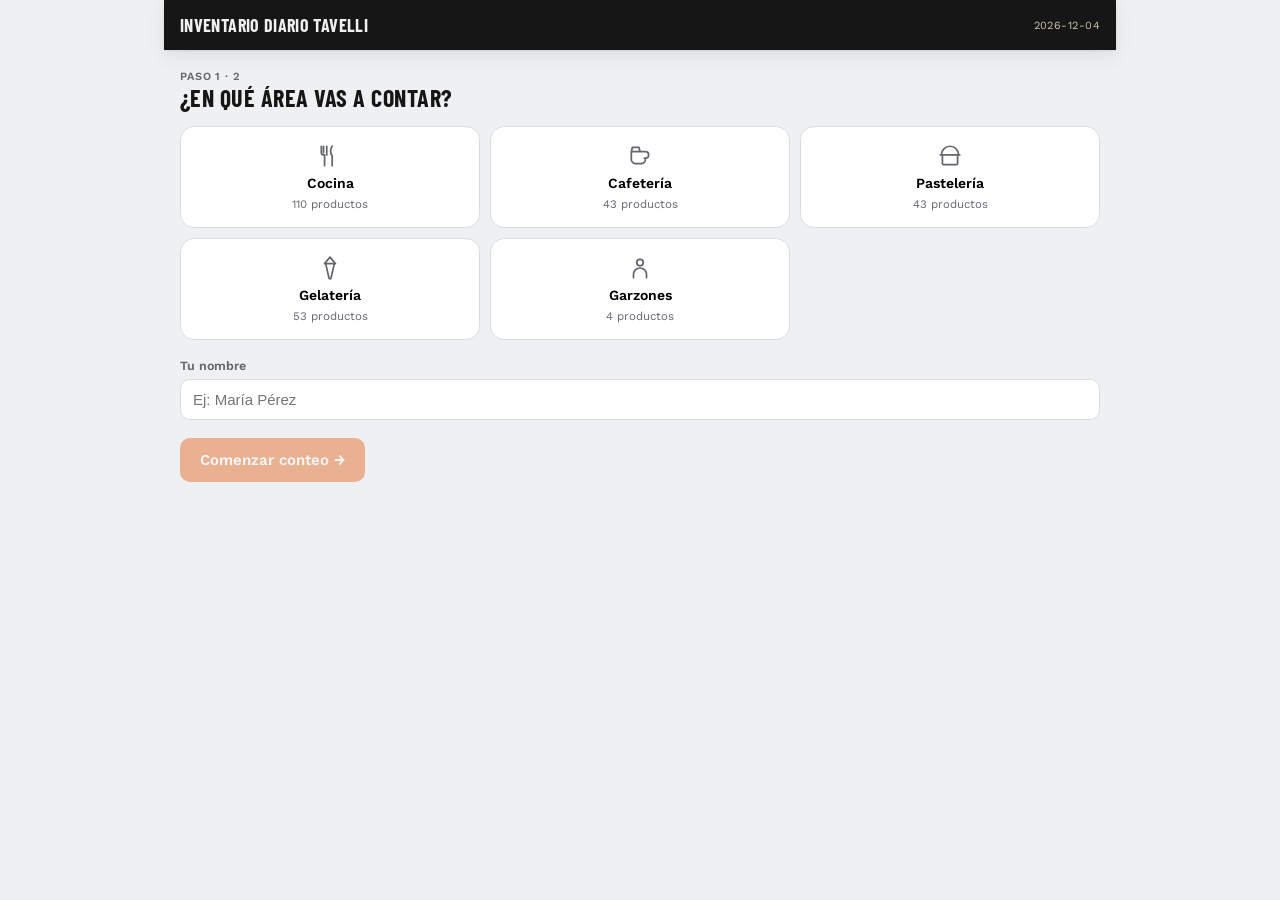
<file: index.html>
<!doctype html>
<html lang="es">
<head>
<meta charset="utf-8">
<meta name="viewport" content="width=device-width, initial-scale=1, viewport-fit=cover">
<title>Inventario Diario Tavelli</title>
<meta name="description" content="Conteo diario de inventario por área — Tavelli">
<meta name="theme-color" content="#161616">
<meta name="apple-mobile-web-app-capable" content="yes">
<meta name="apple-mobile-web-app-status-bar-style" content="black-translucent">
<meta name="apple-mobile-web-app-title" content="Tavelli Inv.">
<link rel="manifest" href="manifest.webmanifest">
<link rel="apple-touch-icon" href="icons/apple-touch-icon.png">
<link rel="icon" href="icons/icon-192.png">
<link rel="stylesheet" href="https://fonts.googleapis.com/css2?family=Barlow+Condensed:wght@600;700&family=Work+Sans:wght@400;500;600&family=IBM+Plex+Mono:wght@400;500&display=swap">
<link rel="stylesheet" href="styles.css">
</head>
<body>
<div id="app"></div>

<script src="config.js"></script>
<script src="app.js"></script>
<script>
const state = {
  view:'start',       // start | form
  area:null,
  employee:'',
  items:{},
  noteOpen:{},
  search:'',
  reference:null,
};

function setState(patch){ Object.assign(state, patch); render(); }

async function init(){
  await loadProducts();
  try{
    const savedName = localStorage.getItem('inv_employee_name');
    if(savedName) state.employee = savedName;
  }catch(e){}
  render();
  if(!apiConfigured()){
    toast('Falta configurar el backend en config.js — no se podrá guardar el conteo.', true);
  }
}

function render(){
  const app = document.getElementById('app');
  app.innerHTML = topbarHtml() + '<main>' + viewHtml() + '</main>';
  bindView();
}

function topbarHtml(){
  const showBack = state.view === 'form';
  return `
    <div class="topbar">
      <div class="brand">
        ${showBack ? '<button class="back-btn" data-act="back">← Volver</button>' : ''}
        <div><h1>Inventario Diario Tavelli</h1></div>
      </div>
      <span class="tag">${todayStr(0)}</span>
    </div>`;
}

function viewHtml(){
  return state.view === 'form' ? formView() : startView();
}

function startView(){
  const cards = AREAS.map(area=>{
    const n = PRODUCTS_BY_AREA[area].length;
    const sel = state.area===area ? ' selected' : '';
    return `<button class="area-card${sel}" data-act="pick-area" data-area="${area}">
      <svg viewBox="0 0 24 24">${AREA_ICONS[area]}</svg>
      <span class="name">${AREA_LABELS[area]}</span>
      <span class="count">${n} productos</span>
    </button>`;
  }).join('');
  return `
    <div class="eyebrow">Paso 1 · 2</div>
    <h2>¿En qué área vas a contar?</h2>
    <div class="area-grid">${cards}</div>
    <div class="field">
      <label for="emp-name">Tu nombre</label>
      <input type="text" id="emp-name" placeholder="Ej: María Pérez" value="${esc(state.employee)}">
    </div>
    <div class="field">
      <button class="primary-btn" id="start-count" ${state.area?'':'disabled'}>Comenzar conteo →</button>
    </div>`;
}

function formView(){
  const list = PRODUCTS_BY_AREA[state.area] || [];
  const q = state.search.trim().toLowerCase();
  const filtered = q ? list.filter(p => p.descripcion.toLowerCase().includes(q) || p.codigo.toLowerCase().includes(q)) : list;
  const filledCount = list.filter(p => state.items[p.codigo] && state.items[p.codigo].cantidad !== '' && state.items[p.codigo].cantidad !== undefined).length;
  const pct = list.length ? Math.round(filledCount/list.length*100) : 0;
  const reference = state.reference;

  const rows = filtered.map(p=>{
    const na = !!(p.areas && p.areas[state.area]);
    const val = state.items[p.codigo] || {};
    const noteOpen = !!state.noteOpen[p.codigo];
    const refQty = reference ? reference[p.codigo] : undefined;
    return `
      <div class="item-row" data-codigo="${esc(p.codigo)}">
        <div class="item-info">
          <div class="desc">${esc(p.descripcion)}</div>
          <div class="meta">
            <span class="code mono">#${esc(p.codigo)}</span>
            ${na ? '<span class="badge opt">Opcional</span>' : ''}
            ${refQty !== undefined ? `<span class="ref">Ayer: ${fmtNum(refQty)} ${esc(p.unidad)}</span>` : ''}
          </div>
        </div>
        <div class="item-input">
          <input class="qty-input mono item-qty" type="number" inputmode="decimal" step="any" min="0" placeholder="0" value="${val.cantidad ?? ''}">
          <span class="unit-tag">${esc(p.unidad)}</span>
          <button class="note-btn${noteOpen || val.obs ? ' active':''}" data-act="toggle-note" data-codigo="${esc(p.codigo)}" title="Nota">
            <svg width="15" height="15" viewBox="0 0 24 24" fill="none"><path d="M4 4h16v12H8l-4 4z" stroke="currentColor" stroke-width="1.6" stroke-linejoin="round"/></svg>
          </button>
        </div>
        ${noteOpen ? `<div class="note-row"><input type="text" class="item-obs" placeholder="Observación (opcional)" value="${esc(val.obs||'')}"></div>` : ''}
      </div>`;
  }).join('') || '<div class="empty-msg">No hay productos que coincidan con tu búsqueda.</div>';

  return `
    <div class="form-header">
      <div class="meta">
        <div class="who">Área <b>${AREA_LABELS[state.area]}</b> · ${esc(state.employee||'Sin nombre')}</div>
        <div class="who">${filledCount}/${list.length}</div>
      </div>
      <div class="progress-track"><div class="progress-fill" style="width:${pct}%"></div></div>
      <input class="search-box" id="item-search" type="text" placeholder="Buscar producto o código…" value="${esc(state.search)}">
    </div>
    <div class="item-list">${rows}</div>
    <div class="bottom-bar">
      <span class="count">${list.length} productos en esta área</span>
      <button class="primary-btn" id="submit-count">Guardar conteo</button>
    </div>`;
}

function bindView(){
  const app = document.getElementById('app');
  app.querySelectorAll('[data-act="back"]').forEach(b=>b.onclick=()=>setState({view:'start', items:{}, noteOpen:{}, search:''}));

  if(state.view==='start'){
    app.querySelectorAll('[data-act="pick-area"]').forEach(b=>{
      b.onclick = ()=> setState({area:b.dataset.area, items:{}, noteOpen:{}, search:''});
    });
    const nameInput = document.getElementById('emp-name');
    if(nameInput) nameInput.oninput = e=>{ state.employee = e.target.value; };
    const startBtn = document.getElementById('start-count');
    if(startBtn) startBtn.onclick = async ()=>{
      try{ localStorage.setItem('inv_employee_name', state.employee||''); }catch(e){}
      setState({view:'form'});
      try{
        const res = await apiGetReference(shiftDate(todayStr(0), -1));
        state.reference = res.values || null;
      }catch(e){ state.reference = null; }
      render();
    };
  }

  if(state.view==='form'){
    const searchBox = document.getElementById('item-search');
    if(searchBox){
      searchBox.oninput = e=>{ state.search = e.target.value; render(); };
      searchBox.focus(); searchBox.selectionStart = searchBox.selectionEnd = searchBox.value.length;
    }
    document.querySelectorAll('.item-row').forEach(row=>{
      const codigo = row.dataset.codigo;
      const qtyEl = row.querySelector('.item-qty');
      if(qtyEl) qtyEl.oninput = e=>{
        state.items[codigo] = state.items[codigo] || {};
        state.items[codigo].cantidad = e.target.value;
        updateProgressOnly();
      };
      const obsEl = row.querySelector('.item-obs');
      if(obsEl) obsEl.oninput = e=>{
        state.items[codigo] = state.items[codigo] || {};
        state.items[codigo].obs = e.target.value;
      };
      const noteBtn = row.querySelector('[data-act="toggle-note"]');
      if(noteBtn) noteBtn.onclick = ()=>{ state.noteOpen[codigo] = !state.noteOpen[codigo]; render(); };
    });
    const submitBtn = document.getElementById('submit-count');
    if(submitBtn) submitBtn.onclick = onSubmitCount;
  }
}

function updateProgressOnly(){
  const list = PRODUCTS_BY_AREA[state.area] || [];
  const filledCount = list.filter(p => state.items[p.codigo] && state.items[p.codigo].cantidad !== '' && state.items[p.codigo].cantidad !== undefined).length;
  const pct = list.length ? Math.round(filledCount/list.length*100) : 0;
  const fill = document.querySelector('.progress-fill');
  if(fill) fill.style.width = pct + '%';
  const who = document.querySelectorAll('.form-header .who')[1];
  if(who) who.textContent = `${filledCount}/${list.length}`;
}

async function onSubmitCount(){
  if(!apiConfigured()){
    toast('Falta configurar el backend en config.js.', true);
    return;
  }
  const area = state.area;
  const date = todayStr(0);
  try{
    const existing = await apiGetDay(date);
    const prevDoc = existing.areas && existing.areas[area];
    if(prevDoc && prevDoc.employee){
      const ok = await showConfirm(`Ya existe un conteo de ${AREA_LABELS[area]} para hoy, registrado por ${prevDoc.employee}. ¿Deseas reemplazarlo con el tuyo?`, 'Reemplazar', 'Cancelar');
      if(!ok) return;
    }
    const items = {};
    for(const [codigo, v] of Object.entries(state.items)){
      if(v.cantidad === '' || v.cantidad === undefined || v.cantidad === null) continue;
      items[codigo] = {cantidad: Number(v.cantidad), obs: v.obs || ''};
    }
    await apiSaveCount({date, area, employee: state.employee||'', items});
    toast('Conteo guardado correctamente.');
    setState({view:'start', items:{}, noteOpen:{}, search:''});
  }catch(e){
    toast('No se pudo guardar el conteo. Revisa tu conexión e intenta de nuevo.', true);
  }
}

init();
</script>
</body>
</html>
</file>
<file: styles.css>
:root{
  --ink:#161616;
  --ink-soft:#63676c;
  --paper:#eef0f1;
  --card:#ffffff;
  --line:#dadde0;
  --accent:#e5641e;
  --accent-ink:#ffffff;
  --accent-soft:#fbe4d5;
  --blue:#245a8d;
  --blue-soft:#dde8f2;
  --warn:#b9812c;
  --warn-soft:#f5ead2;
  --bad:#b3392c;
  --bad-soft:#f6e0dc;
  --good:#2f7d4f;
  --shadow:0 1px 2px rgba(20,20,20,.08), 0 6px 20px rgba(20,20,20,.08);
  color-scheme: light;
}
@media (prefers-color-scheme: dark){
  :root{
    --ink:#f0f1f2;
    --ink-soft:#a7acb2;
    --paper:#18191b;
    --card:#232427;
    --line:#3a3c40;
    --accent:#f0813f;
    --accent-ink:#1a1000;
    --accent-soft:#3a2617;
    --blue:#6ea3d8;
    --blue-soft:#1e2d3d;
    --warn:#e0ac54;
    --warn-soft:#3a2f18;
    --bad:#e08a7d;
    --bad-soft:#3a201d;
    --good:#6fbb8e;
    --shadow:0 1px 2px rgba(0,0,0,.35), 0 6px 20px rgba(0,0,0,.4);
    color-scheme: dark;
  }
}
*{box-sizing:border-box}
html,body{height:100%;}
body{
  margin:0;
  background:var(--paper);
  color:var(--ink);
  font-family:"Work Sans", system-ui, sans-serif;
  padding-inline:16px;
  padding-top:env(safe-area-inset-top,0px);
  padding-bottom:env(safe-area-inset-bottom,0px);
}
img{max-width:100%}
[hidden]{display:none!important}
.mono{font-family:"IBM Plex Mono", ui-monospace, monospace; font-variant-numeric:tabular-nums;}
h1,h2,h3{font-family:"Barlow Condensed","Work Sans",sans-serif; text-transform:uppercase; letter-spacing:.02em; text-wrap:balance; margin:0;}
button{font-family:inherit;}
#app{max-width:920px; margin-inline:auto; padding-bottom:48px;}

.topbar{
  position:sticky; top:0; z-index:20;
  margin-inline:-16px; padding:14px 16px; padding-top:calc(14px + env(safe-area-inset-top,0px));
  background:var(--ink); color:var(--paper);
  display:flex; align-items:center; justify-content:space-between; gap:12px;
  box-shadow:var(--shadow);
}
.topbar .brand{display:flex; align-items:baseline; gap:8px;}
.topbar h1{font-size:18px; color:var(--paper);}
.topbar .tag{font-size:11px; color:#c9c2ac; letter-spacing:.04em;}
.back-btn{background:transparent; border:1px solid #4a473d; color:var(--paper); padding:7px 12px; border-radius:8px; font-size:13px; cursor:pointer;}
.back-btn:hover{background:#33312a;}

main{padding-top:20px;}

.area-grid{display:grid; grid-template-columns:repeat(2,1fr); gap:10px; margin-top:14px;}
@media(min-width:560px){.area-grid{grid-template-columns:repeat(3,1fr);}}
.area-card{background:var(--card); border:1.5px solid var(--line); border-radius:14px; padding:16px 12px; text-align:center; cursor:pointer; display:flex; flex-direction:column; gap:6px; align-items:center;}
.area-card svg{width:26px; height:26px; color:var(--ink-soft);}
.area-card span.name{font-weight:600; font-size:14px;}
.area-card span.count{font-size:11.5px; color:var(--ink-soft);}
.area-card.selected{border-color:var(--accent); background:var(--accent-soft);}
.area-card.selected svg{color:var(--accent);}

.eyebrow{font-size:11px; letter-spacing:.08em; text-transform:uppercase; color:var(--ink-soft); font-weight:600;}

.field{margin-top:18px;}
.field label{display:block; font-size:12.5px; font-weight:600; color:var(--ink-soft); margin-bottom:6px;}
.field input[type=text]{width:100%; padding:11px 12px; border-radius:10px; border:1.5px solid var(--line); background:var(--card); color:var(--ink); font-size:15px;}
.field input[type=text]:focus{outline:2px solid var(--accent); outline-offset:1px;}

.primary-btn{background:var(--accent); color:var(--accent-ink); border:none; border-radius:10px; padding:13px 20px; font-size:15px; font-weight:600; cursor:pointer;}
.primary-btn:disabled{opacity:.45; cursor:not-allowed;}
.ghost-btn{background:transparent; border:1.5px solid var(--line); color:var(--ink); border-radius:10px; padding:10px 16px; font-size:14px; cursor:pointer;}

.form-header{position:sticky; top:56px; z-index:15; background:var(--paper); padding:12px 0 10px; margin-inline:-16px; padding-inline:16px; border-bottom:1px solid var(--line);}
.form-header .meta{display:flex; justify-content:space-between; align-items:center; gap:10px; flex-wrap:wrap;}
.form-header .who{font-size:13.5px; color:var(--ink-soft);}
.form-header .who b{color:var(--ink);}
.progress-track{height:6px; background:var(--line); border-radius:4px; margin-top:10px; overflow:hidden;}
.progress-fill{height:100%; background:var(--accent); border-radius:4px; transition:width .2s ease;}
.search-box{width:100%; margin-top:10px; padding:9px 12px; border-radius:9px; border:1.5px solid var(--line); background:var(--card); color:var(--ink); font-size:14px;}

.item-list{margin-top:6px; display:flex; flex-direction:column;}
.item-row{display:grid; grid-template-columns:1fr auto; align-items:center; gap:10px; padding:12px 2px; border-bottom:1px solid var(--line);}
.item-info{min-width:0;}
.item-info .desc{font-size:14.5px; font-weight:500; line-height:1.3;}
.item-info .meta{display:flex; gap:8px; align-items:center; margin-top:3px; flex-wrap:wrap;}
.item-info .code{font-size:11px; color:var(--ink-soft);}
.item-info .ref{font-size:11px; color:var(--blue); font-weight:500;}
.badge{font-size:10.5px; padding:2px 7px; border-radius:99px; font-weight:600; letter-spacing:.02em;}
.badge.opt{background:var(--warn-soft); color:var(--warn);}
.item-input{display:flex; align-items:center; gap:6px;}
.qty-input{width:84px; padding:9px 8px; border-radius:8px; border:1.5px solid var(--line); background:var(--card); color:var(--ink); font-size:15px; text-align:right;}
.qty-input:focus{outline:2px solid var(--accent); outline-offset:1px;}
.unit-tag{font-size:12px; color:var(--ink-soft); width:28px;}
.note-btn{width:32px; height:32px; border-radius:8px; border:1.5px solid var(--line); background:var(--card); color:var(--ink-soft); cursor:pointer; display:flex; align-items:center; justify-content:center;}
.note-btn.active{color:var(--accent); border-color:var(--accent);}
.note-row{grid-column:1/-1; margin-top:-4px;}
.note-row input{width:100%; padding:8px 10px; border-radius:8px; border:1.5px solid var(--line); background:var(--card); color:var(--ink); font-size:13.5px;}
.empty-msg{padding:24px 4px; color:var(--ink-soft); font-size:14px; text-align:center;}

.bottom-bar{position:sticky; bottom:0; z-index:15; background:var(--paper); border-top:1px solid var(--line); margin-inline:-16px; padding:12px 16px calc(12px + env(safe-area-inset-bottom,0px)); display:flex; align-items:center; justify-content:space-between; gap:12px;}
.bottom-bar .count{font-size:12.5px; color:var(--ink-soft);}

.report-toolbar{display:flex; flex-wrap:wrap; gap:10px; align-items:center; margin-top:14px;}
.date-nav{display:flex; align-items:center; gap:8px; background:var(--card); border:1.5px solid var(--line); border-radius:10px; padding:6px 10px;}
.date-nav button{background:none; border:none; color:var(--ink); font-size:16px; cursor:pointer; padding:2px 6px;}
.date-nav .d{font-weight:600; font-size:14px; min-width:100px; text-align:center;}
.status-row{display:flex; flex-wrap:wrap; gap:8px; margin-top:12px;}
.status-chip{display:flex; align-items:center; gap:6px; font-size:12.5px; padding:6px 10px; border-radius:99px; border:1.5px solid var(--line); background:var(--card);}
.dot{width:8px; height:8px; border-radius:99px; flex:none;}
.dot.on{background:var(--blue);}
.dot.off{background:var(--ink-soft); opacity:.5;}
.section-card{background:var(--card); border:1px solid var(--line); border-radius:14px; padding:16px; margin-top:16px;}
.section-card h3{font-size:16px; margin-bottom:4px;}
.section-card .hint{font-size:12.5px; color:var(--ink-soft); margin:0 0 12px;}
.upload-row{display:flex; flex-wrap:wrap; gap:10px; align-items:flex-end;}
.upload-row .field{margin-top:0; flex:1; min-width:150px;}
.upload-row input[type=date]{width:100%; padding:9px 10px; border-radius:9px; border:1.5px solid var(--line); background:var(--card); color:var(--ink); font-size:14px;}
.file-btn{display:inline-flex; align-items:center; gap:8px; background:var(--card); border:1.5px solid var(--line); color:var(--ink); padding:10px 14px; border-radius:9px; font-size:13.5px; cursor:pointer;}
.file-btn input{display:none;}
.ref-status{font-size:12.5px; color:var(--ink-soft); margin-top:10px;}
.export-row{display:flex; gap:10px; flex-wrap:wrap; margin-top:14px;}
.export-row button{display:flex; align-items:center; gap:7px; background:var(--card); border:1.5px solid var(--line); color:var(--ink); padding:9px 14px; border-radius:9px; font-size:13.5px; cursor:pointer;}
.export-row button svg{width:15px; height:15px;}
.export-row button:hover{border-color:var(--blue); color:var(--blue);}
.table-wrap{margin-top:16px; border:1px solid var(--line); border-radius:12px; overflow:auto; max-height:70vh; background:var(--card);}
table{width:100%; border-collapse:collapse; font-size:13px;}
thead th{position:sticky; top:0; background:var(--card); text-align:left; font-size:11px; text-transform:uppercase; letter-spacing:.04em; color:var(--ink-soft); padding:10px 10px; border-bottom:1px solid var(--line); white-space:nowrap;}
tbody td{padding:8px 10px; border-bottom:1px solid var(--line); vertical-align:top;}
tbody tr:last-child td{border-bottom:none;}
td.num{text-align:right; font-family:"IBM Plex Mono",monospace;}
.pill{font-size:11px; padding:2px 8px; border-radius:99px; font-weight:600; display:inline-block;}
.pill.ok{background:var(--blue-soft); color:var(--blue);}
.pill.pending{background:var(--warn-soft); color:var(--warn);}
.pill.na{background:var(--line); color:var(--ink-soft); font-style:italic;}
.area-tag{font-size:11px; color:var(--ink-soft);}
.muted{color:var(--ink-soft);}

.modal-back{position:fixed; inset:0; background:rgba(20,18,14,.55); z-index:50; display:flex; align-items:center; justify-content:center; padding:20px;}
.modal-box{background:var(--card); border-radius:14px; padding:22px; max-width:380px; width:100%; box-shadow:var(--shadow); display:flex; flex-direction:column; gap:14px;}
.modal-box p{margin:0; font-size:14.5px; line-height:1.5;}
.modal-actions{display:flex; justify-content:flex-end; gap:10px;}

#toast-root{position:fixed; left:0; right:0; bottom:16px; display:flex; flex-direction:column; align-items:center; gap:8px; z-index:60; pointer-events:none;}
.toast{background:var(--ink); color:var(--paper); padding:10px 16px; border-radius:10px; font-size:13.5px; box-shadow:var(--shadow); max-width:90vw;}
.toast.err{background:var(--bad);}

@media print{
  .no-print{display:none!important;}
  .topbar{position:static; box-shadow:none; background:#fff; color:#000;}
  .table-wrap{max-height:none; overflow:visible; border:none;}
  body{padding:0;}
}
</file>
